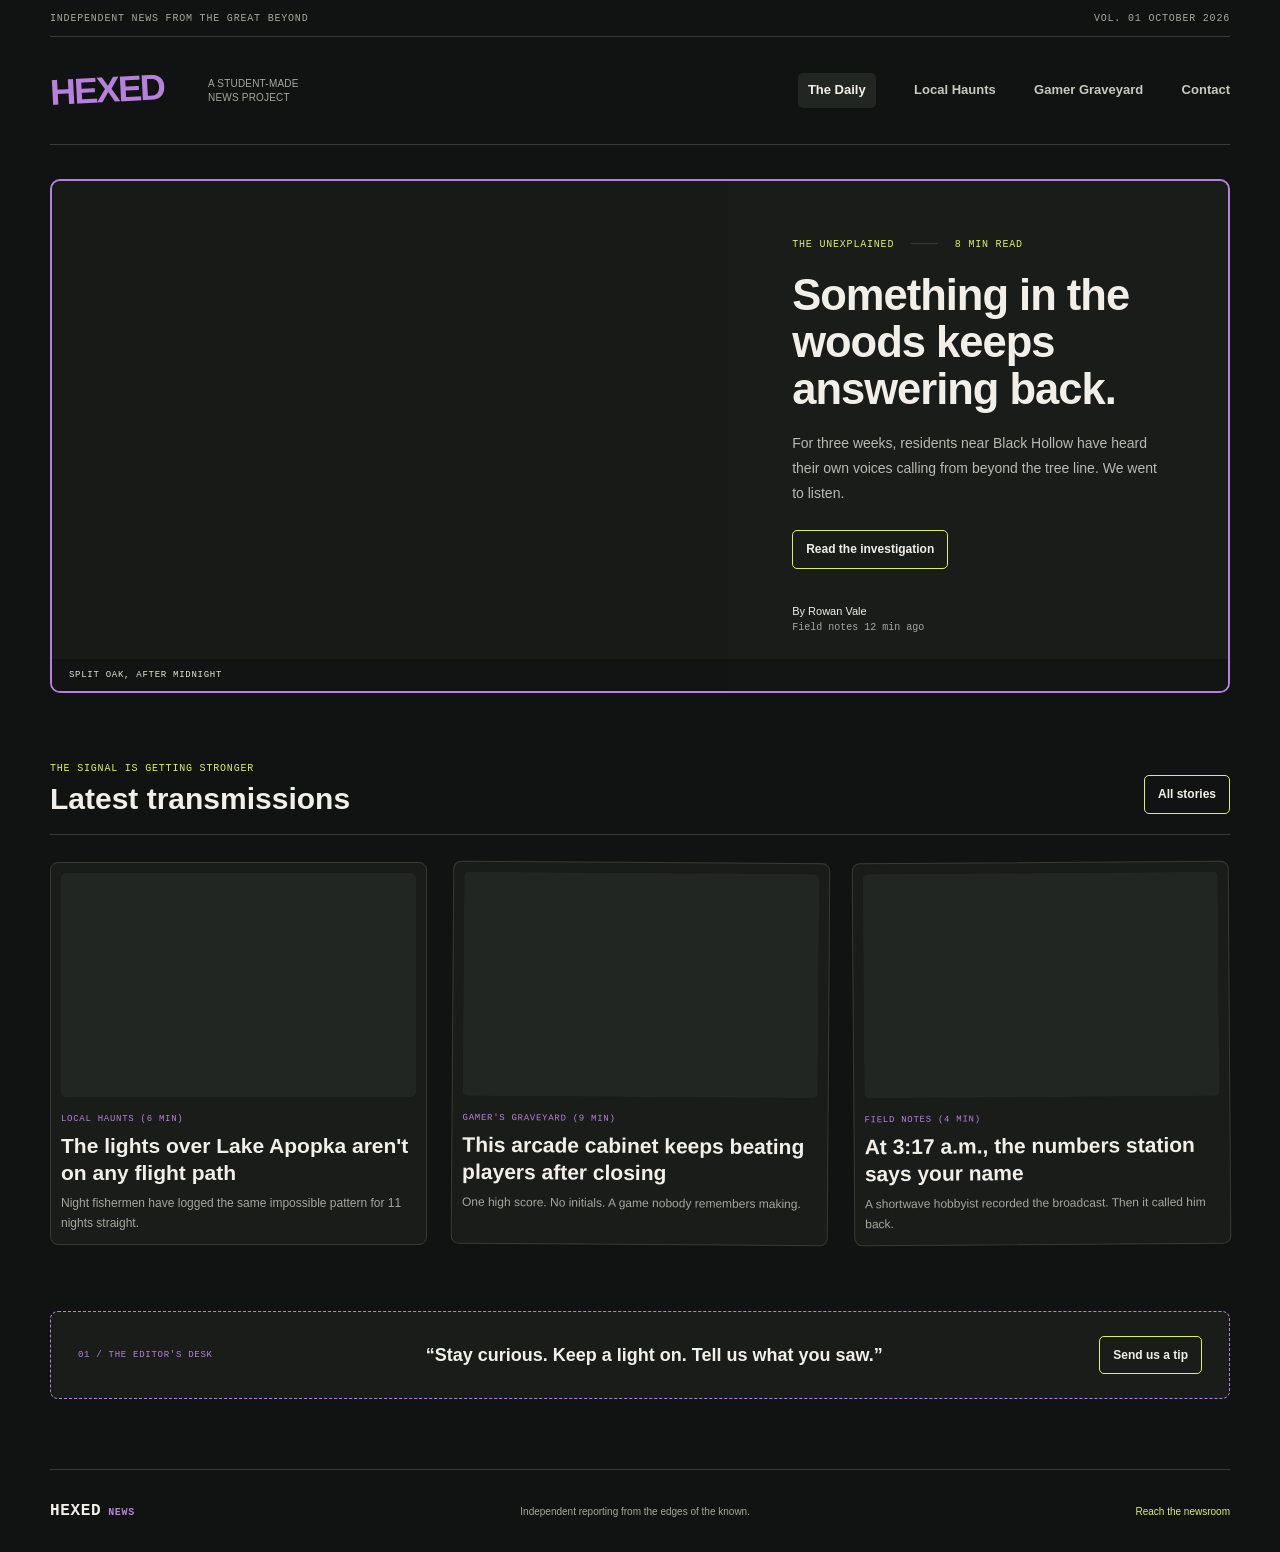
<file: index.html>
<!DOCTYPE html>
<html lang="en">
<head>
    <meta charset="UTF-8">
    <meta name="viewport" content="width=device-width, initial-scale=1.0">
    <title>Hexed News</title>
    <link rel="stylesheet" href="style.css">
</head>
<body>
    <!-- Site header and navigation -->
    <div class="edition-bar"><span>Independent news from the great beyond</span><span>Vol. 01 October 2026</span></div>
    <header class="site-header">
        <a class="brand" href="index.html"><span class="brand-name">Hexed</span></a>
        <div class="brand-note">A STUDENT-MADE<br>NEWS PROJECT</div>
        <nav>
            <ul>
                <li><a class="active" href="index.html">The Daily</a></li>
                <li><a href="local_haunts.html">Local Haunts</a></li>
                <li><a href="gamers_graveyard.html">Gamer Graveyard</a></li>
                <li><a href="contact.html">Contact</a></li>
            </ul>
        </nav>
    </header>

    <main>
        <!-- Lead story -->
        <section class="lead-story">
            <div class="lead-image"></div>
            <div class="lead-copy">
                <p class="eyebrow"> The unexplained <span class="eyebrow-rule"></span> 8 min read</p>
                <h1>Something in the woods keeps answering back.</h1>
                <p class="lead-deck">For three weeks, residents near Black Hollow have heard their own voices calling from beyond the tree line. We went to listen.</p>
                <a class="text-link" href="local_haunts.html">Read the investigation</a>
                <div class="byline"><span>By Rowan Vale <small>Field notes  12 min ago</small></span></div>
            </div>
            <span class="image-caption">SPLIT OAK, AFTER MIDNIGHT</span>
        </section>

        <!-- Latest stories -->
        <section class="latest-section">
            <div class="section-heading"><div><p class="eyebrow">The signal is getting stronger</p><h2>Latest transmissions</h2></div><a class="text-link" href="local_haunts.html">All stories</a></div>
            <div class="story-grid">
                <article class="story-card">
                    <a class="story-image image-lake" href="local_haunts.html"></a>
                    <p class="story-meta">LOCAL HAUNTS  (6 MIN)</p>
                    <h3><a href="local_haunts.html">The lights over Lake Apopka aren't on any flight path</a></h3>
                    <p>Night fishermen have logged the same impossible pattern for 11 nights straight.</p>
                </article>
                <article class="story-card">
                    <a class="story-image image-arcade" href="gamers_graveyard.html"></a>
                    <p class="story-meta">GAMER'S GRAVEYARD  (9 MIN)</p>
                    <h3><a href="gamers_graveyard.html">This arcade cabinet keeps beating players after closing</a></h3>
                    <p>One high score. No initials. A game nobody remembers making.</p>
                </article>
                <article class="story-card">
                    <a class="story-image image-radio" href="local_haunts.html"></a>
                    <p class="story-meta">FIELD NOTES  (4 MIN)</p>
                    <h3><a href="local_haunts.html">At 3:17 a.m., the numbers station says your name</a></h3>
                    <p>A shortwave hobbyist recorded the broadcast. Then it called him back.</p>
                </article>
            </div>
        </section>

        <!-- Tip callout -->
        <div class="dispatch-band">
            <span class="dispatch-index">01 / THE EDITOR'S DESK</span>
            <p>“Stay curious. Keep a light on. Tell us what you saw.”</p>
            <a class="text-link" href="contact.html">Send us a tip</a>
        </div>
    </main>
    <!-- Site footer -->
    <footer class="site-footer"><a href="index.html" class="footer-brand">HEXED<span>NEWS</span></a><span>Independent reporting from the edges of the known.</span><a href="contact.html">Reach the newsroom</a></footer>
</body>
</html>
</file>
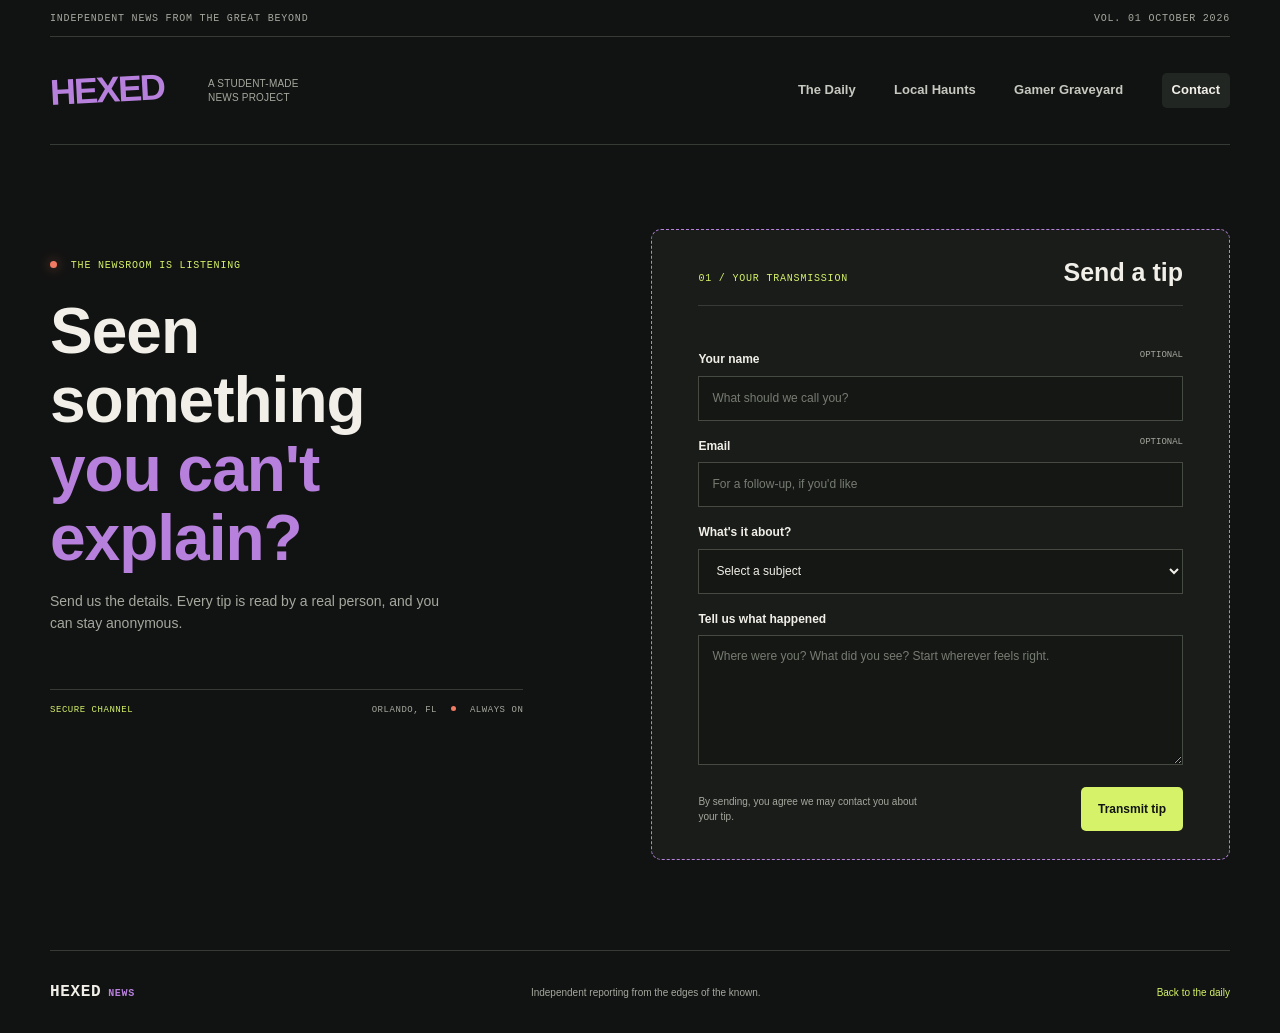
<file: contact.html>
<!DOCTYPE html>
<html lang="en">
<head>
	<meta charset="UTF-8">
	<meta name="viewport" content="width=device-width, initial-scale=1.0">
	<title>Contact the Newsroom | Hexed News</title>
	<link rel="stylesheet" href="style.css">
</head>
<body>
	<!-- Site header and navigation -->
	<div class="edition-bar"><span>Independent news from the great beyond</span><span>Vol. 01 October 2026</span></div>
	<header class="site-header">
		<a class="brand" href="index.html"><span class="brand-name">Hexed</span></a>
		<div class="brand-note">A STUDENT-MADE<br>NEWS PROJECT</div>
		<nav>
			<ul>
				<li><a href="index.html">The Daily</a></li>
				<li><a href="local_haunts.html">Local Haunts</a></li>
				<li><a href="gamers_graveyard.html">Gamer Graveyard</a></li>
				<li><a class="active" href="contact.html">Contact</a></li>
			</ul>
		</nav>
	</header>
	<main class="contact-main">
		<!-- Contact introduction -->
		<section class="contact-intro">
			<p class="eyebrow"><span class="live-dot"></span> The newsroom is listening</p>
			<h1>Seen something<br><span>you can't explain?</span></h1>
			<p>Send us the details. Every tip is read by a real person, and you can stay anonymous.</p>
			<div class="contact-signal"><span>SECURE CHANNEL</span><span>ORLANDO, FL <i></i> ALWAYS ON</span></div>
		</section>
		<!-- Tip submission form -->
		<section class="contact-form-wrap">
			<div class="form-heading"><span class="form-index">01 / YOUR TRANSMISSION</span><h2>Send a tip</h2></div>
			<form action="mailto:tips@hexed.news" method="post" enctype="text/plain">
				<label for="name">Your name <span>OPTIONAL</span></label>
				<input id="name" name="Name" type="text" autocomplete="name" placeholder="What should we call you?">
				<label for="email">Email <span>OPTIONAL</span></label>
				<input id="email" name="Email" type="email" autocomplete="email" placeholder="For a follow-up, if you'd like">
				<label for="subject">What's it about?</label>
				<select id="subject" name="Subject" required>
					<option value="" disabled selected>Select a subject</option>
					<option>Local sighting</option>
					<option>Gaming / digital mystery</option>
					<option>Personal experience</option>
					<option>Press or other</option>
				</select>
				<label for="message">Tell us what happened</label>
				<textarea id="message" name="Message" rows="5" required placeholder="Where were you? What did you see? Start wherever feels right."></textarea>
				<div class="form-bottom"><p>By sending, you agree we may contact you about your tip.</p><button class="submit-button" type="submit">Transmit tip</button></div>
			</form>
		</section>
	</main>
	<!-- Site footer -->
	<footer class="site-footer"><a href="index.html" class="footer-brand">HEXED<span>NEWS</span></a><span>Independent reporting from the edges of the known.</span><a href="index.html">Back to the daily</a></footer>
</body>
</html>
</file>
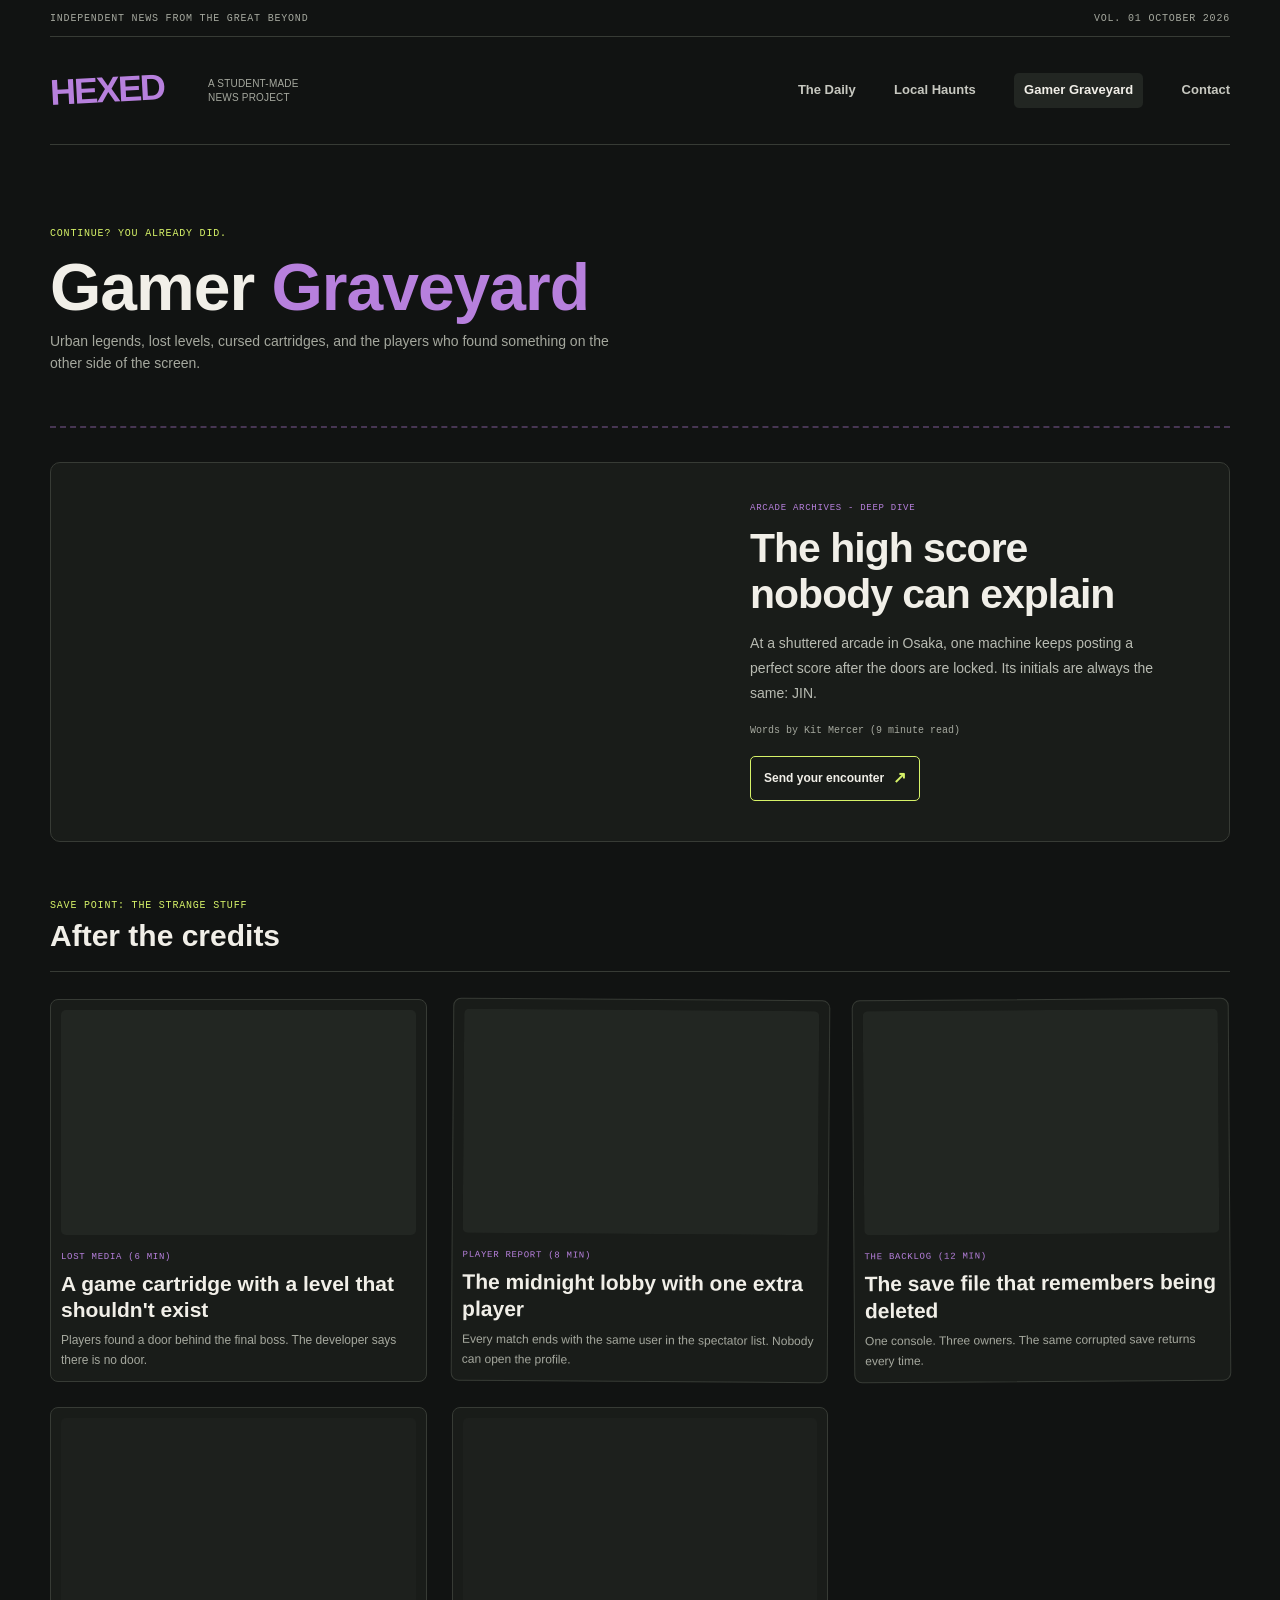
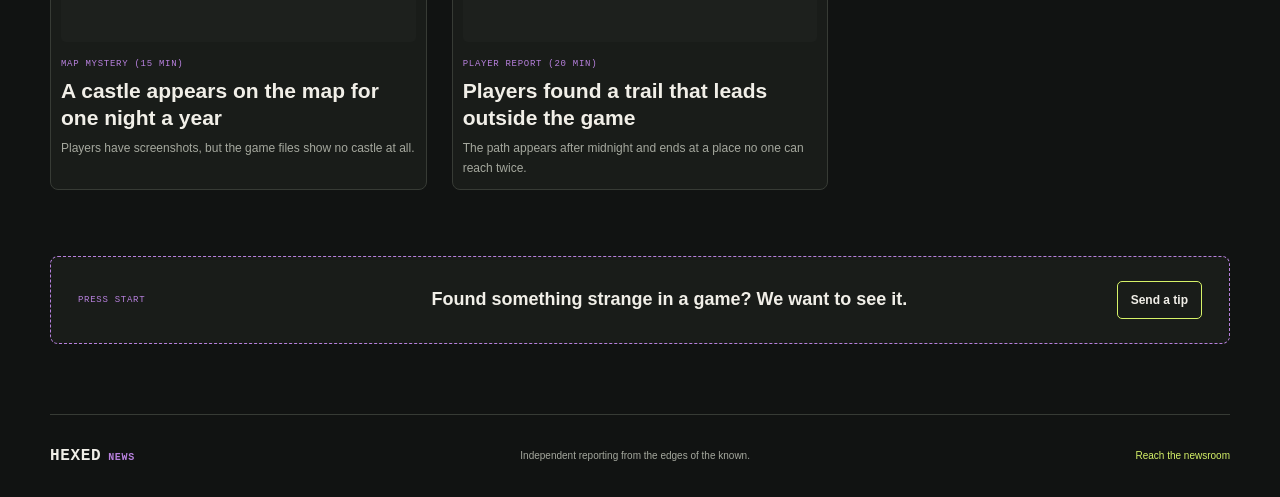
<file: gamers_graveyard.html>
<!DOCTYPE html>
<html lang="en">
<head>
	<meta charset="UTF-8">
	<meta name="viewport" content="width=device-width, initial-scale=1.0">
	<title>Gamer Graveyard | Hexed News</title>
	<link rel="stylesheet" href="style.css">
</head>
<body>
	<!-- Site header and navigation -->
	<div class="edition-bar"><span>Independent news from the great beyond</span><span>Vol. 01 October 2026</span></div>
	<header class="site-header">
		<a class="brand" href="index.html"><span class="brand-name">Hexed</span></a>
		<div class="brand-note">A STUDENT-MADE<br>NEWS PROJECT</div>
		<nav>
			<ul>
				<li><a href="index.html">The Daily</a></li>
				<li><a href="local_haunts.html">Local Haunts</a></li>
				<li><a class="active" href="gamers_graveyard.html">Gamer Graveyard</a></li>
				<li><a href="contact.html">Contact</a></li>
			</ul>
		</nav>
	</header>
	<main class="page-main gaming-page">
		<!-- Category introduction -->
		<section class="page-heading">
			<p class="eyebrow">Continue? You already did.</p>
			<h1>Gamer <span>Graveyard</span></h1>
			<p>Urban legends, lost levels, cursed cartridges, and the players who found something on the other side of the screen.</p>
		</section>
		<!-- Featured gaming story -->
		<section class="section-feature">
			<div class="section-feature-image image-arcade"></div>
			<div class="section-feature-copy">
				<p class="story-meta">ARCADE ARCHIVES - DEEP DIVE</p>
				<h2>The high score nobody can explain</h2>
				<p>At a shuttered arcade in Osaka, one machine keeps posting a perfect score after the doors are locked. Its initials are always the same: JIN.</p>
				<div class="feature-byline">Words by Kit Mercer  (9 minute read)</div>
				<a class="text-link" href="contact.html">Send your encounter <span>↗</span></a>
			</div>
		</section>
		<!-- Latest gaming stories -->
		<section class="latest-section category-latest">
			<div class="section-heading"><div><p class="eyebrow">Save point: the strange stuff</p><h2>After the credits</h2></div></div>
			<div class="story-grid">
				<article class="story-card"><div class="story-image image-glitch"></div><p class="story-meta">LOST MEDIA  (6 MIN)</p><h3>A game cartridge with a level that shouldn't exist</h3><p>Players found a door behind the final boss. The developer says there is no door.</p></article>
				<article class="story-card"><div class="story-image image-player"></div><p class="story-meta">PLAYER REPORT  (8 MIN)</p><h3>The midnight lobby with one extra player</h3><p>Every match ends with the same user in the spectator list. Nobody can open the profile.</p></article>
				<article class="story-card"><div class="story-image image-static"></div><p class="story-meta">THE BACKLOG  (12 MIN)</p><h3>The save file that remembers being deleted</h3><p>One console. Three owners. The same corrupted save returns every time.</p></article>
				<article class="story-card"><div class="story-image image-castle"></div><p class="story-meta">MAP MYSTERY  (15 MIN)</p><h3>A castle appears on the map for one night a year</h3><p>Players have screenshots, but the game files show no castle at all.</p></article>
				<article class="story-card"><div class="story-image image-trail"></div><p class="story-meta">PLAYER REPORT  (20 MIN)</p><h3>Players found a trail that leads outside the game</h3><p>The path appears after midnight and ends at a place no one can reach twice.</p></article>
			</div>
		</section>
		<!-- Tip callout -->
		<div class="dispatch-band"><span class="dispatch-index">PRESS START</span><p>Found something strange in a game? We want to see it.</p><a class="text-link" href="contact.html">Send a tip</a></div>
	</main>
	<!-- Site footer -->
	<footer class="site-footer"><a href="index.html" class="footer-brand">HEXED<span>NEWS</span></a><span>Independent reporting from the edges of the known.</span><a href="contact.html">Reach the newsroom</a></footer>
</body>
</html>
</file>
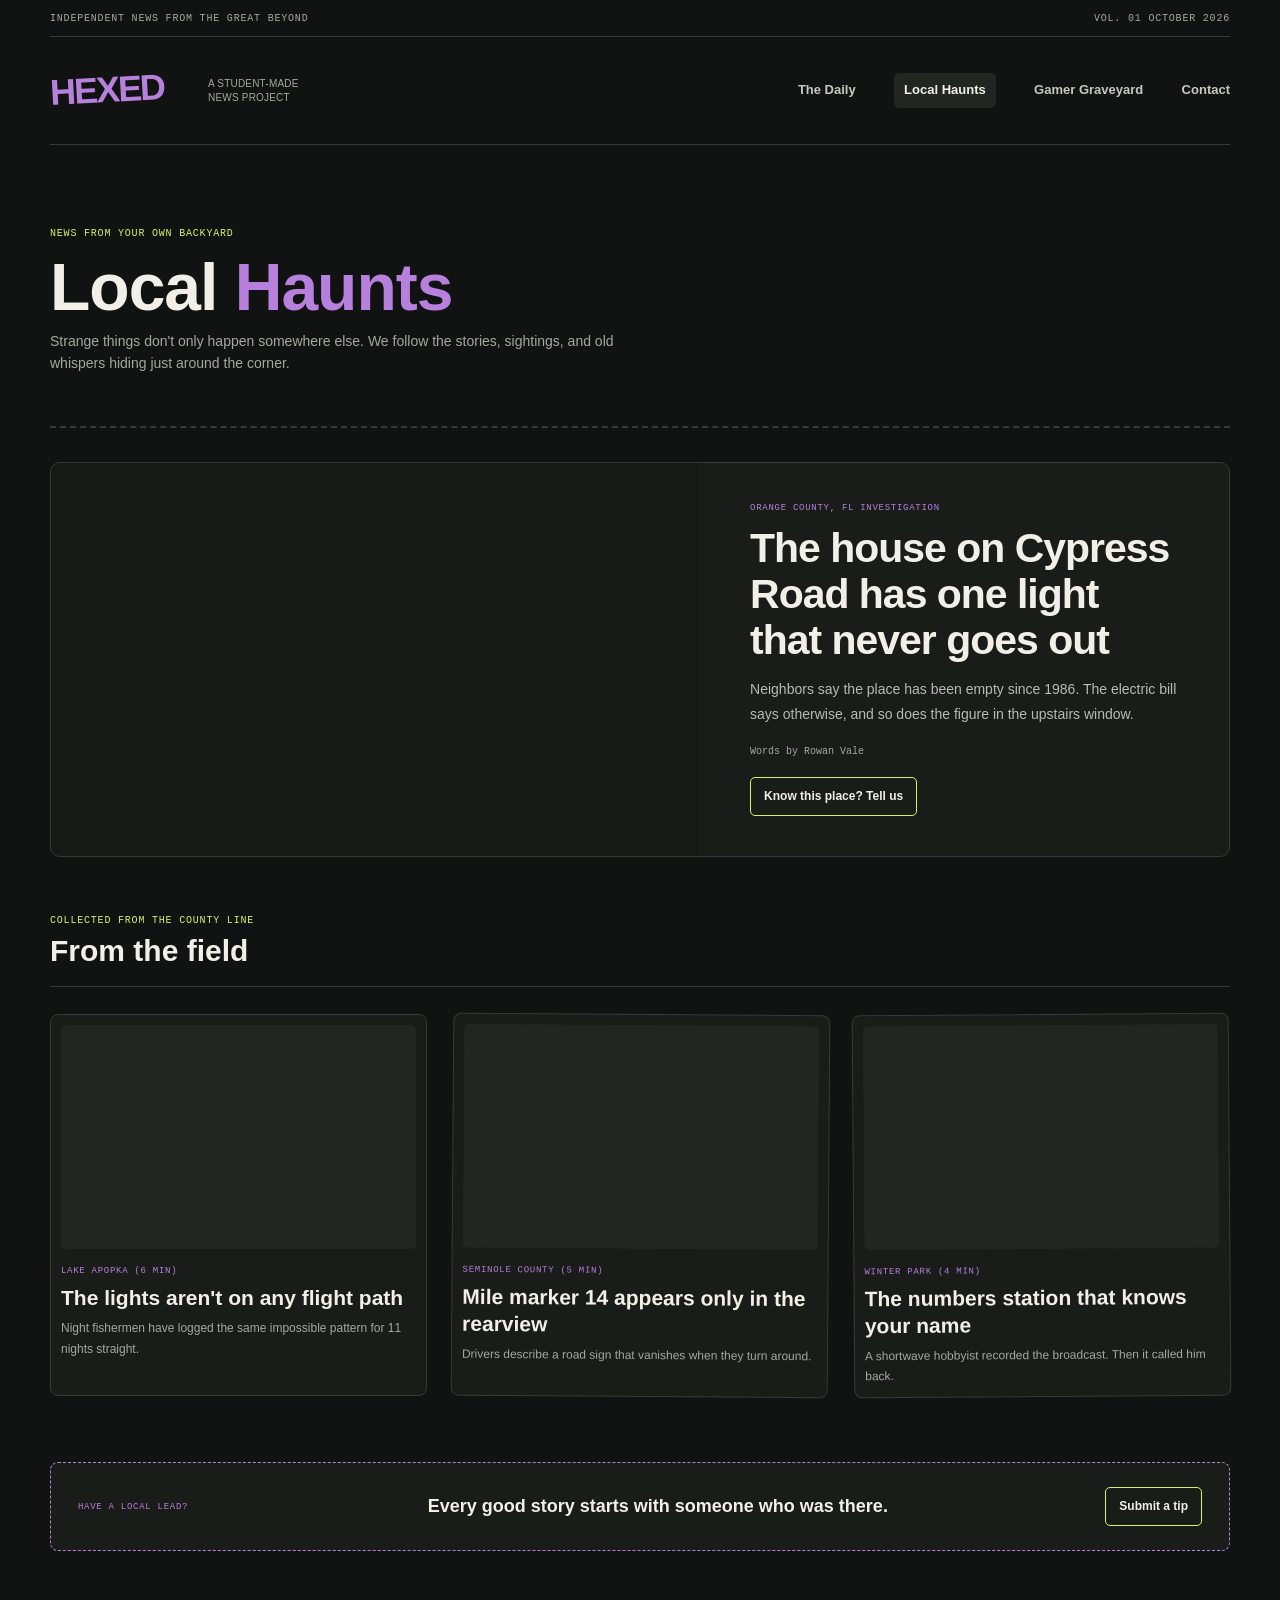
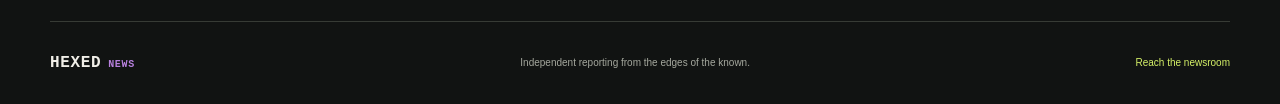
<file: local_haunts.html>
<!DOCTYPE html>
<html lang="en">
<head>
	<meta charset="UTF-8">
	<meta name="viewport" content="width=device-width, initial-scale=1.0">
	<title>Local Haunts | Hexed News</title>
	<link rel="stylesheet" href="style.css">
</head>
<body>
	<!-- Site header and navigation -->
	<div class="edition-bar"><span>Independent news from the great beyond</span><span>Vol. 01 October 2026</span></div>
	<header class="site-header">
		<a class="brand" href="index.html"><span class="brand-name">Hexed</span></a>
		<div class="brand-note">A STUDENT-MADE<br>NEWS PROJECT</div>
		<nav>
			<ul>
				<li><a href="index.html">The Daily</a></li>
				<li><a class="active" href="local_haunts.html">Local Haunts</a></li>
				<li><a href="gamers_graveyard.html">Gamer Graveyard</a></li>
				<li><a href="contact.html">Contact</a></li>
			</ul>
		</nav>
	</header>
	<main class="page-main">
		<!-- Category introduction -->
		<section class="page-heading">
			<p class="eyebrow">News from your own backyard</p>
			<h1>Local <span>Haunts</span></h1>
			<p>Strange things don't only happen somewhere else. We follow the stories, sightings, and old whispers hiding just around the corner.</p>
		</section>
		<!-- Featured local story -->
		<section class="section-feature">
			<div class="section-feature-image image-hollow"></div>
			<div class="section-feature-copy">
				<p class="story-meta">ORANGE COUNTY, FL INVESTIGATION</p>
				<h2>The house on Cypress Road has one light that never goes out</h2>
				<p>Neighbors say the place has been empty since 1986. The electric bill says otherwise, and so does the figure in the upstairs window.</p>
				<div class="feature-byline">Words by Rowan Vale</div>
				<a class="text-link" href="contact.html">Know this place? Tell us</a>
			</div>
		</section>
		<!-- Latest local stories -->
		<section class="latest-section category-latest">
			<div class="section-heading"><div><p class="eyebrow">Collected from the county line</p><h2>From the field</h2></div></div>
			<div class="story-grid">
				<article class="story-card"><div class="story-image image-lake"></div><p class="story-meta">LAKE APOPKA  (6 MIN)</p><h3>The lights aren't on any flight path</h3><p>Night fishermen have logged the same impossible pattern for 11 nights straight.</p></article>
				<article class="story-card"><div class="story-image image-road"></div><p class="story-meta">SEMINOLE COUNTY  (5 MIN)</p><h3>Mile marker 14 appears only in the rearview</h3><p>Drivers describe a road sign that vanishes when they turn around.</p></article>
				<article class="story-card"><div class="story-image image-radio"></div><p class="story-meta">WINTER PARK  (4 MIN)</p><h3>The numbers station that knows your name</h3><p>A shortwave hobbyist recorded the broadcast. Then it called him back.</p></article>
			</div>
		</section>
		<!-- Tip callout -->
		<div class="dispatch-band"><span class="dispatch-index">HAVE A LOCAL LEAD?</span><p>Every good story starts with someone who was there.</p><a class="text-link" href="contact.html">Submit a tip</a></div>
	</main>
	<!-- Site footer -->
	<footer class="site-footer"><a href="index.html" class="footer-brand">HEXED<span>NEWS</span></a><span>Independent reporting from the edges of the known.</span><a href="contact.html">Reach the newsroom</a></footer>
</body>
</html>
</file>
<file: style.css>
/* Theme colors and fonts */
:root {
    color-scheme: dark;
    --ink: #111312;
    --panel: #191c19;
    --panel-light: #222622;
    --paper: #f1efe8;
    --muted: #a5a89e;
    --line: #373b35;
    --violet: #b780dd;
    --acid: #d6f268;
    --coral: #f17a63;
    --sans: Arial, Helvetica, sans-serif;
    --mono: Consolas, 'Courier New', monospace;
}

/* Global styles */
* {
    box-sizing: border-box;
}

html {
    background: var(--ink);
    scroll-behavior: smooth;
    scrollbar-color: var(--acid) var(--panel);
}

body {
    margin: 0;
    background: var(--ink);
    color: var(--paper);
    font-family: var(--sans);
    font-size: 15px;
    line-height: 1.55;
}

a {
    color: inherit;
    text-decoration: none;
}

a:hover {
    color: var(--acid);
}

button, input, select, textarea {
    font: inherit;
}

::selection {
    color: var(--ink);
    background: var(--acid);
}

/* Shared page layout and header */
.edition-bar, .site-header, main, .site-footer {
    width: min(1180px, calc(100% - 64px));
    margin-inline: auto;
}

.edition-bar {
    display: flex;
    justify-content: space-between;
    align-items: center;
    min-height: 37px;
    border-bottom: 1px solid var(--line);
    color: var(--muted);
    font: 10px var(--mono);
    letter-spacing: .08em;
    text-transform: uppercase;
}

.contact-signal i {
    display: inline-block;
    width: 5px;
    height: 5px;
    margin: 0 8px 1px;
    border-radius: 50%;
    background: var(--coral);
}

.site-header {
    display: flex;
    min-height: 108px;
    align-items: center;
    gap: 28px;
    border-bottom: 1px solid var(--line);
}

.brand {
    display: flex;
    flex: 0 0 130px;
    min-height: 78px;
    align-items: center;
}

.brand-name {
    margin: 0;
    color: var(--violet);
    font: 700 36px/.95 var(--sans);
    letter-spacing: -2px;
    text-transform: uppercase;
    transform: rotate(-3deg);
}

.brand-note {
    color: var(--muted);
    font: 10px/1.4 var(--sans);
    letter-spacing: .02em;
}

.site-header nav {
    align-self: stretch;
    margin-left: auto;
}

.site-header nav ul {
    display: flex;
    height: 100%;
    align-items: center;
    gap: clamp(18px, 3vw, 40px);
    margin: 0;
    padding: 0;
    list-style: none;
}

.site-header nav a {
    position: relative;
    display: flex;
    height: auto;
    align-items: center;
    color: #c7c8c0;
    font-size: 13px;
    font-weight: 600;
}

.site-header nav a:hover, .site-header nav a.active {
    color: var(--paper);
}

.site-header nav a.active {
    padding: 7px 10px;
    border-radius: 5px;
    background: var(--panel-light);
}

/* Homepage lead story */
.lead-story {
    position: relative;
    display: grid;
    min-height: 510px;
    grid-template-columns: 1.15fr .85fr;
    margin-top: 34px;
    border: 2px solid var(--violet);
    border-radius: 10px;
    background: var(--panel);
    overflow: hidden;
}

.lead-image {
    min-height: 510px;
    background: linear-gradient(rgba(17,19,18,.18), rgba(17,19,18,.18)), url('https://images.unsplash.com/photo-1448375240586-882707db888b?auto=format&fit=crop&w=1400&q=85') center 53% / cover;
}

.lead-copy {
    display: flex;
    flex-direction: column;
    justify-content: center;
    align-items: flex-start;
    padding: 54px clamp(32px, 5vw, 72px);
}

.eyebrow, .story-meta, .dispatch-index, .form-index {
    margin: 0;
    color: var(--acid);
    font: 10px var(--mono);
    letter-spacing: .08em;
    text-transform: uppercase;
}

.lead-copy > .eyebrow {
    white-space: nowrap;
}

.live-dot {
    display: inline-block;
    width: 7px;
    height: 7px;
    margin-right: 7px;
    border-radius: 50%;
    background: var(--coral);
    box-shadow: 0 0 12px rgba(241,122,99,.55);
}

.eyebrow-rule {
    display: inline-block;
    width: 27px;
    height: 1px;
    margin: 0 10px 3px;
    background: var(--line);
}

.lead-copy h1, .page-heading h1, .contact-intro h1 {
    margin: 22px 0 18px;
    font: 700 clamp(36px, 3.4vw, 46px)/1.08 var(--sans);
    letter-spacing: -1px;
}

.lead-deck, .section-feature-copy > p:not(.story-meta) {
    max-width: 450px;
    margin: 0;
    color: #b8bbb2;
    font-size: 14px;
    line-height: 1.8;
}

.text-link {
    display: inline-flex;
    align-items: center;
    gap: 9px;
    margin-top: 24px;
    padding: 9px 13px;
    border: 1px solid var(--acid);
    border-radius: 5px;
    color: var(--paper);
    font-size: 12px;
    font-weight: 700;
}

.text-link span {
    color: var(--acid);
    font-size: 16px;
}

.byline {
    display: flex;
    align-items: center;
    gap: 11px;
    margin-top: 34px;
    color: var(--paper);
    font-size: 11px;
}

.byline small {
    display: block;
    margin-top: 2px;
    color: var(--muted);
    font: 10px var(--mono);
}

.image-caption {
    position: absolute;
    right: 0;
    bottom: 0;
    left: 0;
    display: flex;
    justify-content: space-between;
    padding: 11px 17px;
    background: rgba(17,19,18,.8);
    color: #e3e2d9;
    font: 9px var(--mono);
    letter-spacing: .08em;
}

/* Story cards and dispatch banner */
.latest-section {
    padding: 70px 0 66px;
}

.section-heading {
    display: flex;
    justify-content: space-between;
    align-items: end;
    gap: 20px;
    margin-bottom: 27px;
    padding-bottom: 17px;
    border-bottom: 1px solid var(--line);
}

.section-heading h2 {
    margin: 7px 0 0;
    font: 700 30px/1.2 var(--sans);
}

.section-heading > .text-link {
    margin: 0 0 3px;
}

.story-grid {
    display: grid;
    grid-template-columns: repeat(3, minmax(0, 1fr));
    gap: 25px;
}

.story-card {
    min-width: 0;
    padding: 10px;
    border: 1px solid var(--line);
    border-radius: 8px;
    background: var(--panel);
}

.story-card:nth-child(2) {
    transform: rotate(.4deg);
}

.story-card:nth-child(3) {
    transform: rotate(-.4deg);
}

.story-image {
    display: block;
    aspect-ratio: 1.58;
    margin-bottom: 17px;
    border-radius: 5px;
    background-color: var(--panel-light);
    background-position: center;
    background-size: cover;
    transition: filter .2s ease;
}

.story-image:hover,
.story-card:hover .story-image {
    filter: brightness(1.15);
}

.story-card:hover h3 {
    color: var(--acid);
}

.image-lake {
    background-image: url('https://media.istockphoto.com/id/500291751/photo/spooky-moonrise-over-lake.jpg?s=612x612&w=0&k=20&c=RQqy9zewrwG3dNsr6fRV934hNHAFMxVzi-Cuszw18zY=');
}

.image-arcade {
    background-image: url('https://images.unsplash.com/photo-1511512578047-dfb367046420?auto=format&fit=crop&w=1000&q=85');
}

.image-radio {
    background-image: url('https://res.cloudinary.com/jerrick/image/upload/d_642250b563292b35f27461a7.png,f_jpg,fl_progressive,q_auto,w_1024/63f3d2e7168dff001df23e0c.jpg');
}

.image-hollow {
    background-image: linear-gradient(rgba(17,19,18,.4), rgba(17,19,18,.4)), url('https://img.magnific.com/premium-photo/spooky-victorian-house-with-glowing-windows-dark-sky_908344-73096.jpg?semt=ais_hybrid&w=740&q=80');
    background-position: center 62%;
}

.image-road {
    background-image: url('https://images.unsplash.com/photo-1484359755660-c7ed8f31f0cc?fm=jpg&q=60&w=3000&ixlib=rb-4.1.0&ixid=M3wxMjA3fDB8MHxwaG90by1yZWxhdGVkfDI2fHx8ZW58MHx8fHx8');
}

.image-glitch {
    background-image: url('https://images.unsplash.com/photo-1550745165-9bc0b252726f?auto=format&fit=crop&w=850&q=80');
}

.image-static {
    background-image: url('https://images.unsplash.com/photo-1593359677879-a4bb92f829d1?auto=format&fit=crop&w=850&q=80');
}

.image-castle {
    background-image: linear-gradient(rgba(17,19,18,.3), rgba(17,19,18,.3)), url('https://images.unsplash.com/photo-1518709268805-4e9042af9f23?auto=format&fit=crop&w=850&q=80');
}

.image-trail {
    background-image: linear-gradient(rgba(17,19,18,.3), rgba(17,19,18,.3)), url('https://images.unsplash.com/photo-1511497584788-876760111969?auto=format&fit=crop&w=850&q=80');
}

.image-player {
    background-image: url('https://www.avg.com/hs-fs/hubfs/Blog_Content/Avg/Signal/AVG%20Signal%20Images/how_to_improve_your_gaming_pc_performance_2nd_refresh_signal/How_to_Improve_Your_Gaming_PC_Performance-Hero.jpg?width=1200&name=How_to_Improve_Your_Gaming_PC_Performance-Hero.jpg');
}

.story-meta {
    color: var(--violet);
    font-size: 9px;
}

.story-card h3 {
    margin: 9px 0 7px;
    font: 700 21px/1.25 var(--sans);
    transition: color .2s ease;
}

.story-card > p:last-child {
    margin: 0;
    color: var(--muted);
    font-size: 12px;
    line-height: 1.7;
}

.dispatch-band {
    display: grid;
    grid-template-columns: 1fr 2fr auto;
    align-items: center;
    gap: 22px;
    margin-bottom: 70px;
    padding: 24px 27px;
    border: 1px dashed var(--violet);
    border-radius: 8px;
    background: var(--panel);
}

.dispatch-index {
    color: var(--violet);
    font-size: 9px;
}

.dispatch-band p {
    margin: 0;
    font: 700 18px var(--sans);
}

.dispatch-band .text-link {
    margin: 0;
    white-space: nowrap;
}

/* Category pages */
.page-main {
    padding-top: 38px;
}

.page-heading {
    position: relative;
    display: flex;
    min-height: 245px;
    flex-direction: column;
    justify-content: center;
    align-items: flex-start;
    padding: 32px 0 38px;
    border-bottom: 2px dashed var(--line);
}

.page-heading h1 {
    margin: 13px 0 8px;
    font-size: clamp(46px, 6vw, 66px);
}

.page-heading h1 span, .contact-intro h1 span {
    color: var(--violet);
}

.page-heading > p:last-of-type {
    max-width: 580px;
    margin: 0;
    color: var(--muted);
    font-size: 14px;
}

.section-feature {
    display: grid;
    grid-template-columns: 1.1fr .9fr;
    min-height: 360px;
    margin-top: 34px;
    border: 1px solid var(--line);
    border-radius: 10px;
    background: var(--panel);
    overflow: hidden;
}

.section-feature-image {
    min-height: 360px;
    background-position: center;
    background-size: cover;
}

.section-feature-copy {
    display: flex;
    flex-direction: column;
    justify-content: center;
    align-items: flex-start;
    padding: 40px clamp(26px, 4vw, 56px);
}

.section-feature-copy h2 {
    margin: 13px 0;
    font: 700 clamp(29px, 3.2vw, 42px)/1.12 var(--sans);
    letter-spacing: -1px;
}

.feature-byline {
    margin-top: 19px;
    color: var(--muted);
    font: 10px var(--mono);
}

.section-feature-copy .text-link {
    margin-top: 20px;
}

.category-latest {
    padding-top: 58px;
}

.gaming-page .page-heading {
    border-color: rgba(183,128,221,.32);
}

.gaming-page .section-feature-image {
    filter: saturate(.7);
}

/* Contact page and form */
.contact-main {
    display: grid;
    grid-template-columns: .9fr 1.1fr;
    gap: clamp(50px, 10vw, 140px);
    min-height: 690px;
    align-items: start;
    padding-top: 84px;
    padding-bottom: 90px;
}

.contact-intro {
    position: static;
    padding-top: 31px;
}

.contact-intro h1 {
    margin-top: 26px;
    font-size: clamp(43px, 5vw, 66px);
}

.contact-intro > p:not(.eyebrow) {
    max-width: 390px;
    color: var(--muted);
    font-size: 14px;
}

.contact-signal {
    display: flex;
    flex-wrap: wrap;
    justify-content: space-between;
    gap: 14px;
    margin-top: 54px;
    padding-top: 15px;
    border-top: 1px solid var(--line);
    color: var(--muted);
    font: 9px var(--mono);
    letter-spacing: .06em;
}

.contact-signal span:first-child {
    color: var(--acid);
}

.contact-form-wrap {
    padding: 28px clamp(22px, 4vw, 46px);
    border: 1px dashed var(--violet);
    border-radius: 10px;
    background: var(--panel);
}

.form-heading {
    display: flex;
    justify-content: space-between;
    align-items: baseline;
    gap: 15px;
    margin-bottom: 28px;
    padding-bottom: 18px;
    border-bottom: 1px solid var(--line);
}

.form-heading h2 {
    margin: 0;
    font: 700 25px var(--sans);
}

.contact-form-wrap form {
    display: grid;
}

.contact-form-wrap label {
    display: flex;
    justify-content: space-between;
    gap: 12px;
    margin: 16px 0 7px;
    color: var(--paper);
    font-size: 12px;
    font-weight: 600;
}

.contact-form-wrap label span {
    color: var(--muted);
    font: 9px var(--mono);
}

.contact-form-wrap input, .contact-form-wrap select, .contact-form-wrap textarea {
    width: 100%;
    min-height: 45px;
    padding: 11px 13px;
    border: 1px solid #454a43;
    border-radius: 0;
    outline: none;
    background: #141714;
    color: var(--paper);
    font-size: 12px;
}

.contact-form-wrap textarea {
    min-height: 130px;
    resize: vertical;
}

.contact-form-wrap input:focus, .contact-form-wrap select:focus, .contact-form-wrap textarea:focus {
    border-color: var(--acid);
}

.contact-form-wrap input::placeholder, .contact-form-wrap textarea::placeholder {
    color: #777c72;
}

.contact-form-wrap option {
    background: var(--panel);
}

.form-bottom {
    display: flex;
    justify-content: space-between;
    align-items: center;
    gap: 16px;
    margin-top: 22px;
}

.form-bottom p {
    max-width: 220px;
    margin: 0;
    color: var(--muted);
    font-size: 10px;
}

.submit-button {
    min-height: 44px;
    padding: 0 17px;
    border: 0;
    border-radius: 5px;
    background: var(--acid);
    color: var(--ink);
    font-size: 12px;
    font-weight: 700;
    cursor: pointer;
}

.submit-button:hover {
    background: #e3ff83;
}

/* Footer and keyboard focus */
.site-footer {
    display: flex;
    min-height: 83px;
    justify-content: space-between;
    align-items: center;
    gap: 20px;
    border-top: 1px solid var(--line);
    color: var(--muted);
    font-size: 10px;
}

:focus-visible {
    outline: 2px solid var(--acid);
    outline-offset: 3px;
}

.footer-brand {
    color: var(--paper);
    font: 700 16px var(--mono);
    letter-spacing: .04em;
}

.footer-brand span {
    margin-left: 7px;
    color: var(--violet);
    font-size: 10px;
}

.site-footer > a:last-child {
    color: var(--acid);
}

/* Tablet and small-screen layout */
@media (max-width: 760px) {
    .edition-bar, .site-header, main, .site-footer {
        width: min(100% - 36px, 620px);
    }

    .edition-bar {
        min-height: 33px;
        font-size: 8px;
    }

    .site-header {
        min-height: unset;
        flex-wrap: wrap;
        gap: 6px 15px;
        padding: 12px 0 0;
    }

    .brand {
        flex-basis: 100px;
        min-height: 60px;
    }

    .brand-name {
        font-size: 29px;
    }

    .brand-note {
        font-size: 8px;
    }

    .site-header nav {
        order: 2;
        width: 100%;
        height: 45px;
    }

    .site-header nav ul {
        width: 100%;
        justify-content: space-between;
        gap: 12px;
        overflow-x: auto;
    }

    .site-header nav a {
        flex: 0 0 auto;
        font-size: 11px;
    }

    .lead-story {
        grid-template-columns: 1fr;
        margin-top: 20px;
    }

    .lead-image {
        min-height: 320px;
    }

    .lead-copy {
        padding: 30px 25px 27px;
    }

    .lead-copy h1 {
        max-width: 540px;
        font-size: clamp(38px, 10vw, 54px);
    }

    .byline {
        margin-top: 24px;
    }

    .image-caption {
        font-size: 8px;
    }

    .latest-section {
        padding: 52px 0;
    }

    .section-heading h2 {
        font-size: 27px;
    }

    .story-grid {
        grid-template-columns: repeat(2, minmax(0, 1fr));
        gap: 27px 17px;
    }

    .story-card h3 {
        font-size: 19px;
    }

    .dispatch-band {
        grid-template-columns: 1fr auto;
        gap: 12px;
        margin-bottom: 48px;
        padding: 20px 0;
    }

    .dispatch-index {
        grid-column: 1 / -1;
    }

    .dispatch-band p {
        font-size: 16px;
    }

    .dispatch-band .text-link {
        gap: 6px;
        font-size: 10px;
    }

    .page-main {
        padding-top: 25px;
    }

    .page-heading {
        min-height: 230px;
    }

    .section-feature {
        grid-template-columns: 1fr;
    }

    .section-feature-image {
        min-height: 300px;
    }

    .section-feature-copy {
        padding: 28px 24px 32px;
    }

    .category-latest {
        padding-top: 45px;
    }

    .contact-main {
        grid-template-columns: 1fr;
        gap: 35px;
        min-height: auto;
        padding-top: 38px;
        padding-bottom: 55px;
    }

    .contact-intro {
        position: static;
        padding-top: 0;
    }

    .contact-intro h1 {
        font-size: clamp(43px, 10vw, 60px);
    }

    .contact-signal {
        margin-top: 30px;
    }
}

/* Mobile layout */
@media (max-width: 440px) {
    .edition-bar, .site-header, main, .site-footer {
        width: calc(100% - 28px);
    }

    .edition-bar span:first-child {
        max-width: 52%;
    }

    .brand {
        flex-basis: 88px;
        min-height: 53px;
    }

    .brand-name {
        font-size: 25px;
    }

    .brand-note {
        font-size: 7px;
    }

    .site-header nav ul {
        justify-content: flex-start;
        gap: 17px;
    }

    .lead-image {
        min-height: 255px;
    }

    .lead-copy {
        padding-inline: 20px;
    }

    .lead-copy h1 {
        font-size: 39px;
    }

    .section-heading {
        align-items: end;
    }

    .section-heading > .text-link {
        font-size: 10px;
    }

    .story-grid {
        grid-template-columns: 1fr;
        gap: 27px;
    }

    .story-image {
        aspect-ratio: 1.8;
    }

    .story-card h3 {
        max-width: 360px;
        font-size: 22px;
    }

    .dispatch-band {
        grid-template-columns: 1fr;
    }

    .dispatch-index {
        grid-column: auto;
    }

    .dispatch-band .text-link {
        justify-self: start;
    }

    .page-heading > p:last-of-type {
        max-width: calc(100% - 62px);
        font-size: 12px;
    }

    .section-feature-image {
        min-height: 230px;
    }

    .contact-form-wrap {
        padding: 22px 17px;
    }

    .form-bottom {
        align-items: flex-start;
        flex-direction: column;
    }

    .site-footer {
        min-height: 100px;
        flex-wrap: wrap;
        justify-content: space-between;
        align-content: center;
        gap: 8px 15px;
    }

    .site-footer > span {
        order: 3;
        flex-basis: 100%;
    }
}
</file>
